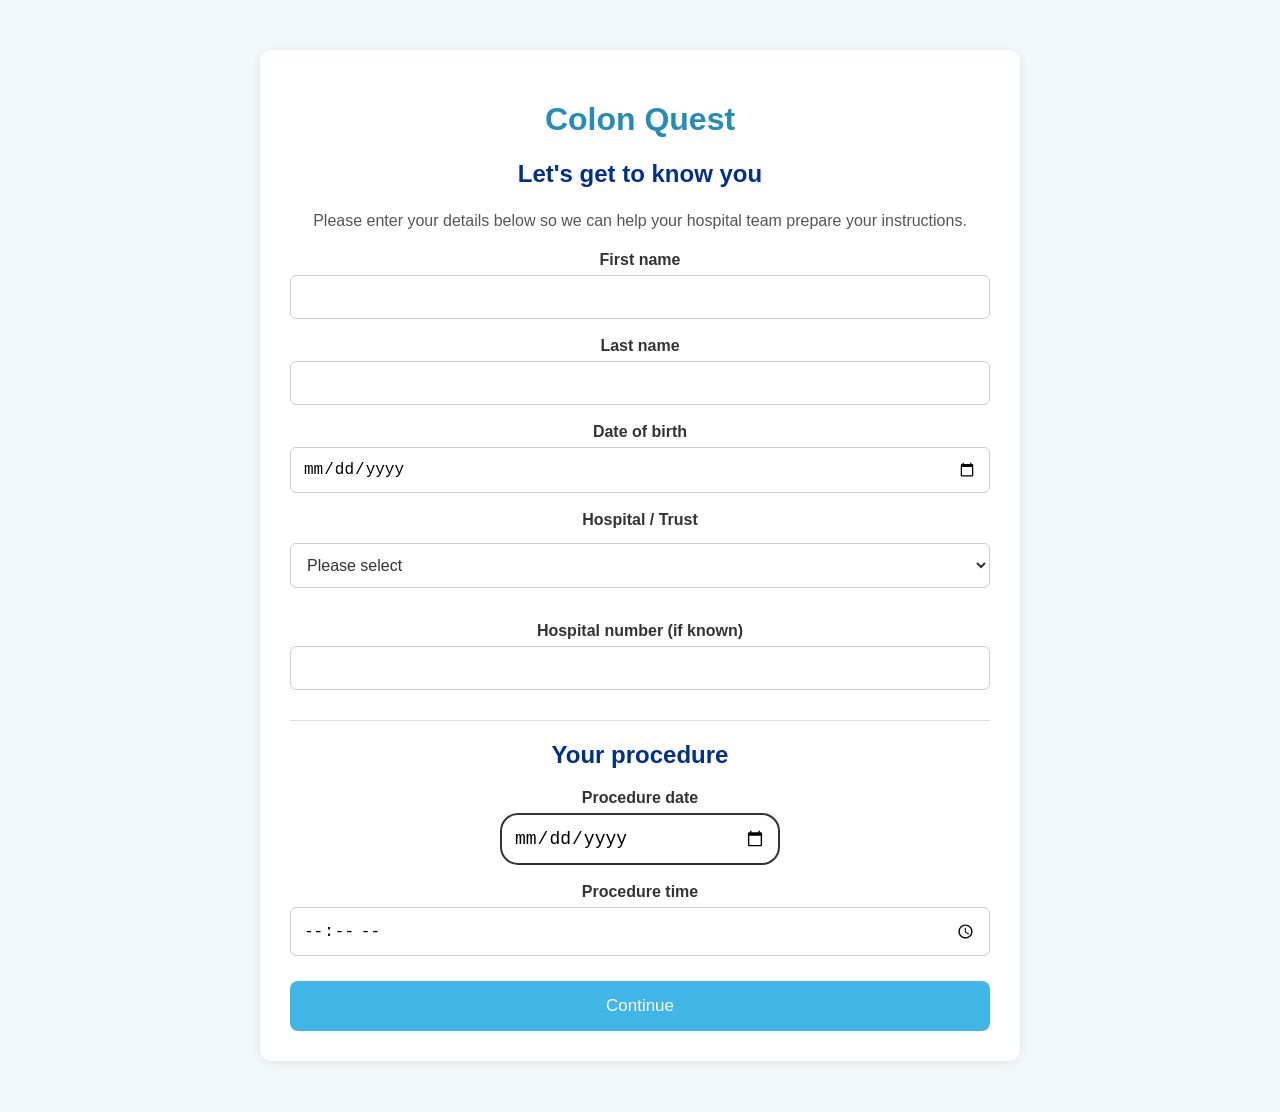
<file: patient.html>
<!DOCTYPE html>
<html lang="en">

<head>
    <meta charset="UTF-8">
    <meta name="viewport" content="width=device-width, initial-scale=1.0">

    <title>Colon Quest - Patient Portal</title>

    <link rel="stylesheet" href="style.css">

    <style>
        body {
            font-family: Arial, sans-serif;
            background: #f3f8fb;
            margin: 0;
            padding: 20px;
        }

        .patient-container {
            max-width: 700px;
            margin: 30px auto;
            background: white;
            padding: 30px;
            border-radius: 12px;
            box-shadow: 0 2px 12px rgba(0,0,0,0.08);
        }

        h1 {
            color: #238db8;
            text-align: center;
        }

        .intro {
            text-align: center;
            line-height: 1.6;
            color: #555;
        }

        .start-button {
            display: block;
            width: 100%;
            padding: 15px;
            margin-top: 25px;
            background: #41B6E6;
            color: white;
            border: none;
            border-radius: 8px;
            font-size: 17px;
            cursor: pointer;
        }

        .start-button:hover {
            background: #238db8;
        }
        
label {
    display: block;
    margin-top: 18px;
    margin-bottom: 6px;
    font-weight: bold;
    color: #333;
}

input,
select {
    width: 100%;
    padding: 12px;
    border: 1px solid #ccc;
    border-radius: 6px;
    box-sizing: border-box;
    font-size: 16px;
}

hr {
    margin-top: 30px;
    border: none;
    border-top: 1px solid #ddd;
}
        
.medication-checkbox {
    width: auto;
    margin-right: 8px;
}

.medication-details {
    background: #f3f8fb;
    padding: 15px;
    margin: 10px 0 20px 0;
    border-radius: 8px;
}

.medication-details[hidden] {
    display: none;
}

textarea {
    width: 100%;
    padding: 12px;
    box-sizing: border-box;
    border: 1px solid #ccc;
    border-radius: 6px;
    font-family: Arial, sans-serif;
    font-size: 16px;
}

        
input[type="radio"],
input[type="checkbox"] {
    width: auto;
    margin-right: 8px;
}


    </style>
</head>

<body>

    <div class="patient-container">

    <h1>Colon Quest</h1>

    <h2>Let's get to know you</h2>

    <p class="intro">
        Please enter your details below so we can help
        your hospital team prepare your instructions.
    </p>

    <form id="patientForm">

        <label for="firstName">First name</label>
        <input type="text" id="firstName" required>

        <label for="lastName">Last name</label>
        <input type="text" id="lastName" required>

        <label for="dateOfBirth">Date of birth</label>
        <input type="date" id="dateOfBirth" required>

        <label for="hospital">Hospital / Trust</label>
        <select id="hospital" required>
            <option value="">Please select</option>
            <option value="sheffield">Sheffield Teaching Hospitals</option>
            <option value="test">Test Hospital</option>
        </select>

        <label for="hospitalNumber">Hospital number (if known)</label>
        <input type="text" id="hospitalNumber">

        <hr>

        <h2>Your procedure</h2>

        <label for="appointmentDate">Procedure date</label>
        <input type="date" id="appointmentDate" required>

        <label for="appointmentTime">Procedure time</label>
        <input type="time" id="appointmentTime" required>

        <button type="submit" class="start-button">
            Continue
        </button>

    </form>

</div>


    <script src="patient.js"></script>

</body>
</html>
</file>
<file: style.css>
body {

    background-color: #41B6E6;

    font-family: Arial, sans-serif;

    text-align: center;

    min-height: 100vh;

    margin: 0;

    padding: 20px;

    box-sizing: border-box;

}


.box {

    background-color: white;

    padding: 30px;

    width: 100%;

    max-width: 600px;

    border-radius: 15px;

    box-shadow: 0px 5px 15px gray;

    margin: auto;

    box-sizing: border-box;

}


h1 {

    color: darkblue;

}


h2 {

    color: #003087;

}


button {

    font-family: Arial, sans-serif;

    border-radius: 15px;

    cursor: pointer;

    padding: 12px 20px;

    font-size: 16px;

    min-height: 44px;

}


button:hover {

    background-color: #78BE20;

}


.appointmentBox {

    display: flex;

    flex-direction: column;

    align-items: center;

    gap: 15px;

}


select {

    width: 100%;

    padding: 12px;

    margin: 8px 0 16px 0;

    border: 2px solid #41B6E6;

    border-radius: 10px;

    font-size: 16px;

    font-family: Arial, sans-serif;

    box-sizing: border-box;

    background: white;

    color: #333;

}


select:focus {

    outline: none;

    border-color: #1a7fb8;

    box-shadow: 0 0 6px rgba(65,182,230,0.35);

}


#appointmentDate {

    width: 280px;

    height: 52px;

    font-size: 18px;

    border: 2px solid #333;

    border-radius: 18px;

    padding: 0 12px;

    box-sizing: border-box;

}


#createPlanButton,
#clearDateButton {

    width: 280px;

    height: 52px;

    font-size: 18px;

    border: 2px solid #333;

    border-radius: 18px;

    box-sizing: border-box;

}


.daySection {

    background: white;

    border: 1px solid #999;

    border-radius: 10px;

    padding: 15px;

    margin: 15px 0;

    box-shadow: 0px 3px 10px rgba(0,0,0,.15);

    text-align: left;

}


.daySection h3 {

    margin-top: 0;

    color: #003087;

}


.task {

    display: flex;

    align-items: center;

    gap: 15px;

    padding: 12px;

    margin: 8px 0;

    background: #f7f7f7;

    border-radius: 10px;

}


.task i {

    font-size: 20px;

    width: 28px;

    text-align: center;

}


.task span {

    flex: 1;

}


@media (max-width: 480px) {

    h1 {

        font-size: 28px;

    }


    h2 {

        font-size: 22px;

    }


    .box {

        padding: 20px;

    }


    button {

        width: 100%;

        margin-top: 10px;

    }


    #appointmentDate {

        width: 100%;

    }


    #createPlanButton,
    #clearDateButton {

        width: 100%;

    }

}
.patientSupport {
    margin-top: 24px;
    padding: 20px;
    border: 1px solid #41B6E6;
    border-radius: 8px;
    background: #ffffff;
    color: #222222;
}

.patientSupport h2 {
    margin-top: 0;
    color: #176B87;
}

.patientSupport li {
    margin-bottom: 10px;
    line-height: 1.5;
}

.importantMessage {
    margin: 20px 0;
    padding: 12px;
    border-left: 4px solid #41B6E6;
    background: #EAF8FD;
    line-height: 1.5;
}

.patientSupport p {
    line-height: 1.5;
    margin-bottom: 16px;
}


/* ==============================
   PATIENT SUPPORT - PRINT
   ============================== */

@media print {
    .patientSupport {
        break-inside: avoid;
        border: 1px solid #777777;
        margin-top: 16px;
    }

    .patientSupport h2 {
        color: #000000;
    }
}


/* ==============================
   LOW RESIDUE DIET PAGE
   WEBSITE STYLING
   ============================== */

.lowResidueDietPage {
    background: white;
    margin-top: 30px;
    padding: 22px;
    border: 2px solid #003087;
    border-radius: 4px;
    text-align: left;
    color: #222;
    box-sizing: border-box;
    display: block;
}

.dietHeader {
    text-align: center;
    background: #EAF8FD;
    border-bottom: 3px solid #003087;
    padding: 14px;
    margin-bottom: 18px;
}

.dietHeader h1 {
    color: #003087;
    font-size: 26px;
    margin: 0 0 4px 0;
}

.dietHeader h2 {
    color: #003087;
    font-size: 22px;
    margin: 12px 0 4px 0;
}

.dietHeader p {
    margin: 4px 0;
}

.dietIntroduction,
.dietReminder {
    background: white;
    border: 1px solid #003087;
    border-radius: 3px;
    padding: 10px 14px;
    margin-bottom: 12px;
    line-height: 1.4;
}

.dietIntroduction h3,
.dietReminder h3 {
    color: #003087;
    margin: 0 0 6px 0;
    font-size: 15px;
}

.dietIntroduction p,
.dietReminder p {
    margin: 0;
}

.dietTableHeading {
    color: #003087;
    font-size: 17px;
    margin: 18px 0 8px 0;
}


/* ==============================
   DIET TABLE - WEBSITE
   ============================== */

.dietTable {
    width: 100%;
    border-collapse: collapse;
    table-layout: fixed;
    font-size: 12px;
    line-height: 1.35;
    border: 2px solid #000;
}

.dietTable th,
.dietTable td {
    border: 2px solid #000;
    padding: 9px;
    vertical-align: top;
    text-align: left;
    overflow-wrap: break-word;
}

.dietTable thead th {
    background: #D9EAF7;
    color: #003087;
    font-size: 13px;
}

.dietTable tbody th {
    background: #EAF8FD;
    color: #003087;
    font-weight: bold;
    width: 20%;
}

.dietTable tbody tr:nth-child(even) td {
    background: #F7FBFD;
}

.dietFooter {
    margin-top: 14px;
    padding: 12px;
    background: #EAF8FD;
    border: 1px solid #003087;
    line-height: 1.4;
}

.dietFooter strong {
    color: #003087;
}

.dietFooter p {
    margin: 5px 0 0 0;
}


/* ==============================
   LOW RESIDUE DIET - PRINT
   ============================== */

@media print {

.dietPrintPage {
    display: block;
    margin-top: 0;
}

    .lowResidueDietPage {
        margin: 0 !important;
        padding: 5px !important;
        width: 100% !important;
        border: none !important;
        border-radius: 0 !important;
        box-shadow: none !important;
    }

    /* Strong, visible table grid */

    .dietTable {
        width: 100%;
        border-collapse: collapse !important;
        border-spacing: 0 !important;
        table-layout: fixed;
        border: 2px solid black !important;
        font-size: 11px;
    }

    .dietTable th,
    .dietTable td {
        border: 2px solid black !important;
        padding: 8px !important;
        vertical-align: top;
        text-align: left;
        line-height: 1.35;
    }

    .dietTable thead th {
        background: #D9EAF7 !important;
        color: #000 !important;
        font-weight: bold;
    }

    .dietTable tbody th {
        background: #EAF8FD !important;
        color: #003087 !important;
        font-weight: bold;
    }

    .dietTable tbody tr {
        break-inside: avoid !important;
        page-break-inside: avoid !important;
    }

    .dietIntroduction,
    .dietReminder,
    .dietFooter {
        break-inside: avoid;
        page-break-inside: avoid;
    }

    .dietHeader,
    .dietTable th,
    .dietTable td,
    .dietFooter {
        print-color-adjust: exact;
        -webkit-print-color-adjust: exact;
    }
}

/* =========================
   TASK BULLET POINTS
   ========================= */

.taskList {
    margin: 6px 0;
    padding-left: 25px;
}

.taskList li {
    padding-left: 4px;
    margin-bottom: 8px;
    line-height: 1.4;
    list-style-position: outside;
    vertical-align: top;
}

.task {
    display: flex;
    align-items: flex-start;
    gap: 8px;
    line-height: 1.4;
    padding: 0;
    margin: 0;
    background: transparent;
    border-radius: 0;
}

.task i {
    width: 16px;
    min-width: 16px;
    flex-shrink: 0;
    margin: 2px 0 0 0;
    font-size: 16px;
    text-align: center;
}

.task span {
    flex: 1;
}

/* ================================
   Diabetes medication category list
================================ */

#type1DiabetesBox > label,
#type2DiabetesBox > label {

    display: flex;
    align-items: center;
    gap: 10px;

    padding: 12px;

    margin: 8px 0 4px;

    background: #f7f7f7;

    border: 1px solid #e2e2e2;

    border-radius: 8px;

    cursor: pointer;

}


/* Keep checkboxes neatly aligned */

#type1DiabetesBox > label input,
#type2DiabetesBox > label input {

    margin: 0;
    flex-shrink: 0;

}


/* Indent insulin selection dropdowns */

#type1DiabetesBox > div[id$="NameBox"],
#type2DiabetesBox > div[id$="NameBox"] {

    margin-left: 34px;
    margin-bottom: 12px;

}
</file>
